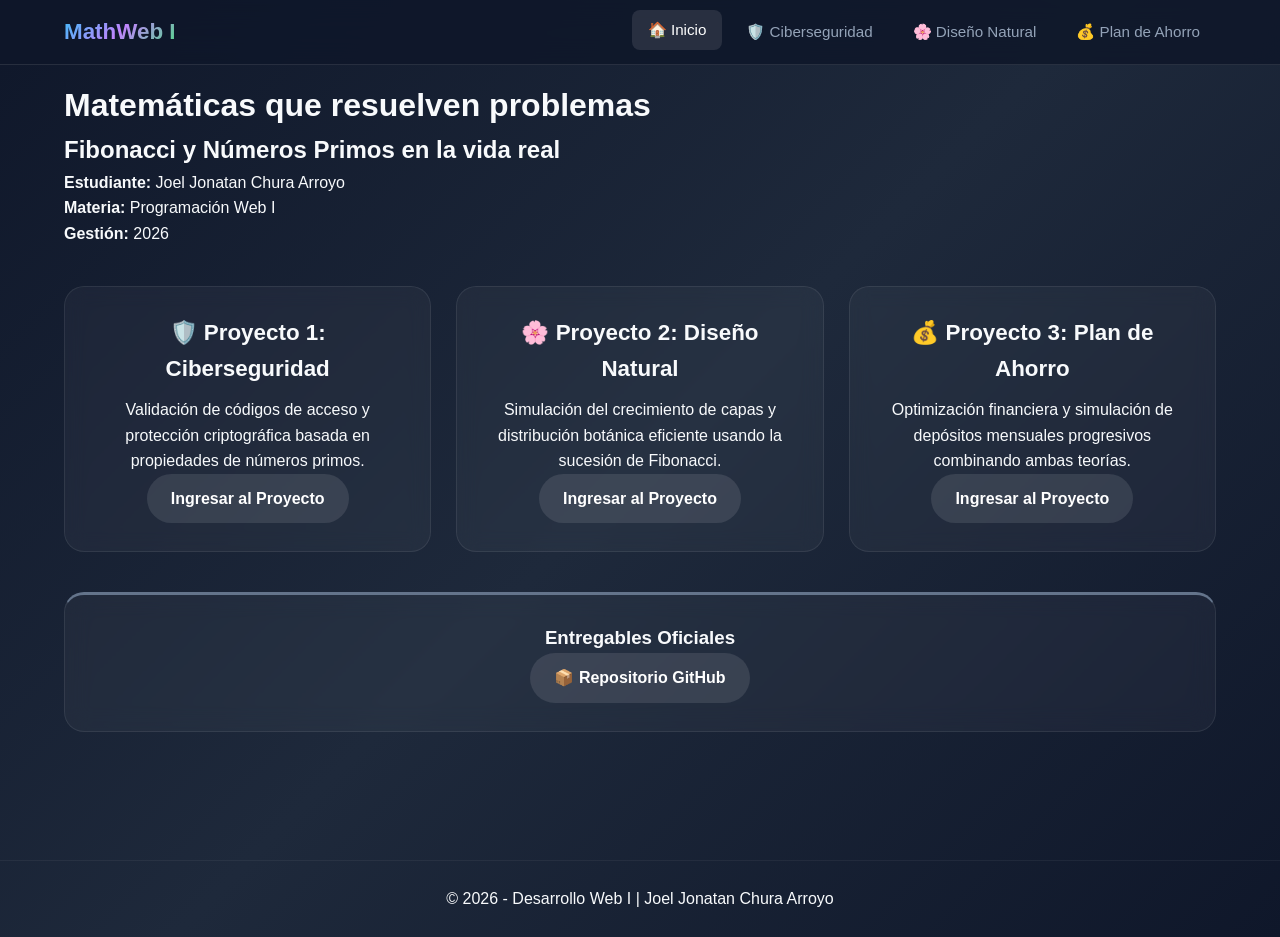
<file: index.html>
<!DOCTYPE html>
<html lang="es">
<head>
    <meta charset="UTF-8">
    <meta name="viewport" content="width=device-width, initial-scale=1.0">
    <title>Desafío Web: Fibonacci y Números Primos</title>
    <link rel="stylesheet" href="Css/styles.css">
</head>
<body class="theme-inicio">

    <nav class="navbar">
        <div class="nav-logo">MathWeb I</div>
        <div class="nav-links">
            <a href="index.html" class="active">🏠 Inicio</a>
            <a href="seguridad.html">🛡️ Ciberseguridad</a>
            <a href="naturaleza.html">🌸 Diseño Natural</a>
            <a href="ahorro.html">💰 Plan de Ahorro</a>
        </div>
    </nav>

    <main class="container">
        <header class="main-header">
            <h1>Matemáticas que resuelven problemas</h1>
            <h2>Fibonacci y Números Primos en la vida real</h2>
            <div class="autor-info">
                <p><strong>Estudiante:</strong> Joel Jonatan Chura Arroyo</p>
                <p><strong>Materia:</strong> Programación Web I</p>
                <p><strong>Gestión:</strong> 2026</p>
            </div>
        </header>

        <section class="menu-proyectos-grid">
            <div class="proyecto-card-enlace ciber-card">
                <h3>🛡️ Proyecto 1: Ciberseguridad</h3>
                <p>Validación de códigos de acceso y protección criptográfica basada en propiedades de números primos.</p>
                <a href="seguridad.html" class="btn-ingresar">Ingresar al Proyecto</a>
            </div>

            <div class="proyecto-card-enlace natura-card">
                <h3>🌸 Proyecto 2: Diseño Natural</h3>
                <p>Simulación del crecimiento de capas y distribución botánica eficiente usando la sucesión de Fibonacci.</p>
                <a href="naturaleza.html" class="btn-ingresar">Ingresar al Proyecto</a>
            </div>

            <div class="proyecto-card-enlace ahorro-card">
                <h3>💰 Proyecto 3: Plan de Ahorro</h3>
                <p>Optimización financiera y simulación de depósitos mensuales progresivos combinando ambas teorías.</p>
                <a href="ahorro.html" class="btn-ingresar">Ingresar al Proyecto</a>
            </div>
        </section>

        <section class="card enlaces-card">
            <h3>Entregables Oficiales</h3>
            <div class="enlaces-contenedor">
                <a href="https://github.com/Joel-Jonatan/desafio-fibonacci-primos" target="_blank" class="btn-enlace git">📦 Repositorio GitHub</a>
    </main>

    <footer>
        <p>&copy; 2026 - Desarrollo Web I | Joel Jonatan Chura Arroyo</p>
    </footer>

</body>
</html>
</file>
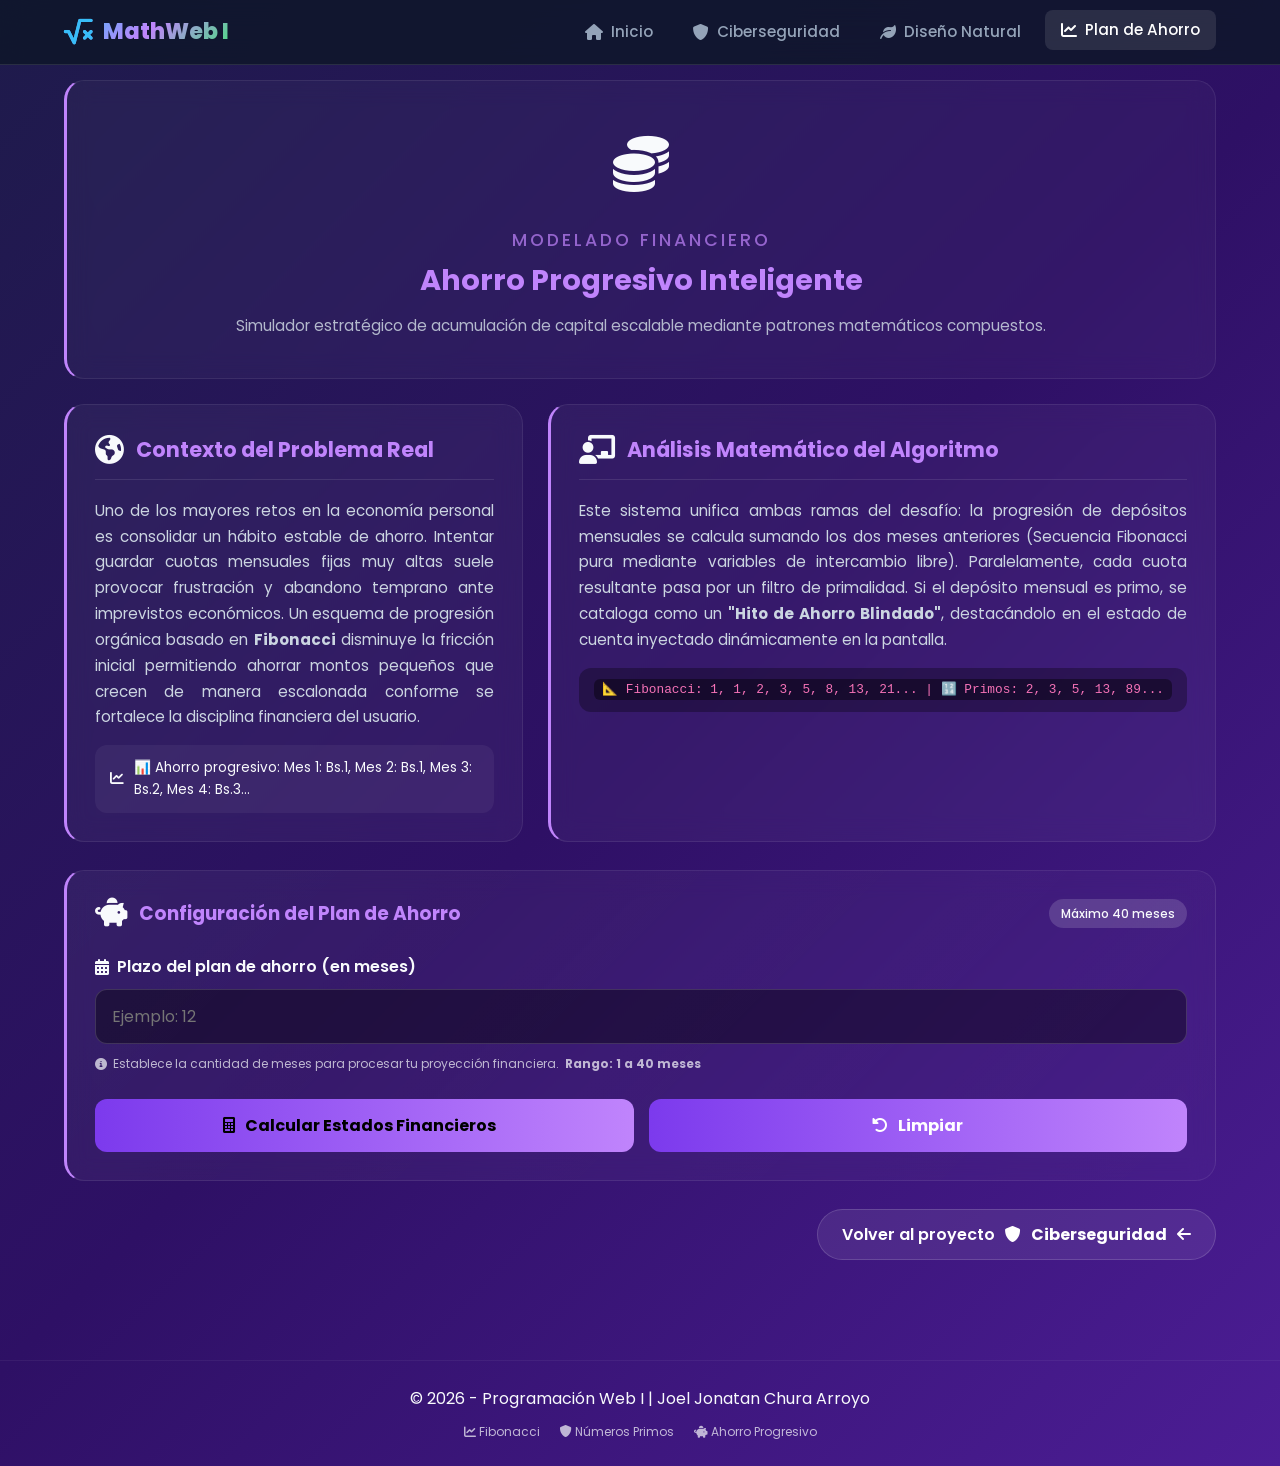
<file: ahorro.html>
<!DOCTYPE html>
<html lang="es">
<head>
    <meta charset="UTF-8">
    <meta name="viewport" content="width=device-width, initial-scale=1.0, user-scalable=yes">
    <meta name="description" content="Plan de ahorro progresivo usando la serie de Fibonacci con análisis de números primos - Inversión inteligente">
    <meta name="author" content="Joel Jonatan Chura Arroyo">
    <title>Plan de Ahorro | Fibonacci y Números Primos en Finanzas</title>
    <link rel="stylesheet" href="Css/styles.css">
    <link href="https://fonts.googleapis.com/css2?family=Poppins:wght@300;400;500;600;700;800&display=swap" rel="stylesheet">
    <link rel="stylesheet" href="https://cdnjs.cloudflare.com/ajax/libs/font-awesome/6.0.0/css/all.min.css">
</head>
<body class="theme-ahorro">

    <!-- NAVBAR MEJORADA -->
    <nav class="navbar">
        <div class="nav-logo">
            <i class="fas fa-square-root-variable"></i>
            <span>MathWeb I</span>
        </div>
        <div class="menu-toggle" id="menuToggle">
            <i class="fas fa-bars"></i>
        </div>
        <div class="nav-links">
            <a href="index.html"><i class="fas fa-home"></i><span> Inicio</span></a>
            <a href="seguridad.html"><i class="fas fa-shield-alt"></i><span> Ciberseguridad</span></a>
            <a href="naturaleza.html"><i class="fas fa-leaf"></i><span> Diseño Natural</span></a>
            <a href="ahorro.html" class="active"><i class="fas fa-chart-line"></i><span> Plan de Ahorro</span></a>
        </div>
    </nav>

    <main class="container">
        <!-- BANNER MEJORADO -->
        <section class="card banner-tema">
            <div class="banner-icon">
                <i class="fas fa-coins"></i>
            </div>
            <div class="banner-content">
                <h2>Modelado Financiero</h2>
                <h3>Ahorro Progresivo Inteligente</h3>
                <p style="text-align: center;">Simulador estratégico de acumulación de capital escalable mediante patrones matemáticos compuestos.</p>
        </section>
            </div>
        </section>

        <!-- GRID DE INFORMACIÓN MEJORADA -->
        <div class="grid-informacion-completa">
            <section class="card contexto-card">
                <div class="card-header-icon">
                    <i class="fas fa-globe-americas"></i>
                    <h3>Contexto del Problema Real</h3>
                </div>
                <p>Uno de los mayores retos en la economía personal es consolidar un hábito estable de ahorro. Intentar guardar cuotas mensuales fijas muy altas suele provocar frustración y abandono temprano ante imprevistos económicos. Un esquema de progresión orgánica basado en <strong>Fibonacci</strong> disminuye la fricción inicial permitiendo ahorrar montos pequeños que crecen de manera escalonada conforme se fortalece la disciplina financiera del usuario.</p>
                <div class="contexto-highlight">
                    <i class="fas fa-chart-line"></i>
                    <span>📊 Ahorro progresivo: Mes 1: Bs.1, Mes 2: Bs.1, Mes 3: Bs.2, Mes 4: Bs.3...</span>
                </div>
            </section>

            <section class="card algoritmo-card">
                <div class="card-header-icon">
                    <i class="fas fa-chalkboard-user"></i>
                    <h3>Análisis Matemático del Algoritmo</h3>
                </div>
                <p>Este sistema unifica ambas ramas del desafío: la progresión de depósitos mensuales se calcula sumando los dos meses anteriores (Secuencia Fibonacci pura mediante variables de intercambio libre). Paralelamente, cada cuota resultante pasa por un filtro de primalidad. Si el depósito mensual es primo, se cataloga como un <strong>"Hito de Ahorro Blindado"</strong>, destacándolo en el estado de cuenta inyectado dinámicamente en la pantalla.</p>
                <div class="algoritmo-ejemplo">
                    <code>📐 Fibonacci: 1, 1, 2, 3, 5, 8, 13, 21... | 🔢 Primos: 2, 3, 5, 13, 89...</code>
                </div>
            </section>
        </div>

        <!-- ÁREA INTERACTIVA MEJORADA -->
        <section class="card area-interactiva">
            <div class="interactiva-header">
                <i class="fas fa-piggy-bank"></i>
                <h3>Configuración del Plan de Ahorro</h3>
                <span class="badge">Máximo 40 meses</span>
            </div>
            <form id="formulario-ahorro" onsubmit="event.preventDefault(); calcularPlanAhorro();">
                <div class="form-group">
                    <label for="meses">
                        <i class="fas fa-calendar-alt"></i>
                        Plazo del plan de ahorro (en meses)
                    </label>
                    <input type="number" id="meses" name="meses" min="1" max="40" placeholder="Ejemplo: 12" required>
                    <small>
                        <i class="fas fa-info-circle"></i>
                        Establece la cantidad de meses para procesar tu proyección financiera. 
                        <strong>Rango: 1 a 40 meses</strong>
                    </small>
                </div>
                <div class="form-buttons">
                    <button type="submit" id="btn-calcular">
                        <i class="fas fa-calculator"></i>
                        Calcular Estados Financieros
                        <i class="fas fa-chart-simple"></i>
                    </button>
                    <button type="button" id="btn-reset-ahorro" class="btn-reset" onclick="resetAhorro()">
                        <i class="fas fa-undo-alt"></i>
                        Limpiar
                    </button>
                </div>
            </form>
        </section>

        <!-- SECCIÓN DE RESULTADOS MEJORADA -->
        <section class="card hidden" id="seccion-resultado">
            <div class="resultado-header">
                <i class="fas fa-file-invoice-dollar"></i>
                <h3>Reporte y Desglose Mensual Emitido</h3>
                <span class="badge-resultado" id="resumen-fecha"></span>
            </div>
            
            <!-- TARJETAS DE RESUMEN MEJORADAS -->
            <div class="resumen-ahorro-grid">
                <div class="resumen-card">
                    <i class="fas fa-calendar-week"></i>
                    <div class="resumen-info">
                        <span class="resumen-label">Meses Evaluados</span>
                        <span class="resumen-valor" id="resumen-meses">0</span>
                    </div>
                </div>
                <div class="resumen-card total">
                    <i class="fas fa-sack-dollar"></i>
                    <div class="resumen-info">
                        <span class="resumen-label">Capital Neto Consolidado</span>
                        <span class="resumen-valor">Bs. <span id="resumen-total">0</span></span>
                    </div>
                </div>
                <div class="resumen-card primos">
                    <i class="fas fa-shield-alt"></i>
                    <div class="resumen-info">
                        <span class="resumen-label">Depósitos Primos Detectados</span>
                        <span class="resumen-valor" id="resumen-primos">0</span>
                    </div>
                </div>
                <div class="resumen-card monto-primos">
                    <i class="fas fa-gem"></i>
                    <div class="resumen-info">
                        <span class="resumen-label">Monto en Depósitos Primos</span>
                        <span class="resumen-valor">Bs. <span id="resumen-monto-primos">0</span></span>
                    </div>
                </div>
            </div>

            <h4>
                <i class="fas fa-table-list"></i>
                Desglose Cronológico de Depósitos
            </h4>
            <div id="tabla-resultados" class="tabla-contenedor"></div>

            <!-- GRÁFICO DE BARRAS VISUAL -->
            <h4>
                <i class="fas fa-chart-column"></i>
                Visualización de Depósitos Mensuales
            </h4>
            <div id="grafico-ahorro" class="grafico-barras"></div>
            <div class="leyenda-grafico">
                <span><i class="fas fa-square" style="color: #10b981;"></i> Depósito Normal</span>
                <span><i class="fas fa-square" style="color: #f59e0b;"></i> Depósito Primo (Blindado)</span>
            </div>
        </section>

        <!-- REDIRECCIÓN MEJORADA -->
        <section class="redireccion-proyectos">
            <a href="seguridad.html" class="btn-siguiente">
                <span>Volver al proyecto</span>
                <i class="fas fa-shield-alt"></i>
                <strong>Ciberseguridad</strong>
                <i class="fas fa-arrow-left"></i>
            </a>
        </section>
    </main>

    <footer>
        <div class="footer-content">
            <p>&copy; 2026 - Programación Web I | Joel Jonatan Chura Arroyo</p>
            <div class="footer-tags">
                <span><i class="fas fa-chart-line"></i> Fibonacci</span>
                <span><i class="fas fa-shield-alt"></i> Números Primos</span>
                <span><i class="fas fa-piggy-bank"></i> Ahorro Progresivo</span>
            </div>
        </div>
    </footer>

    <script src="Js/script.js"></script>
</body>
</html>
</file>
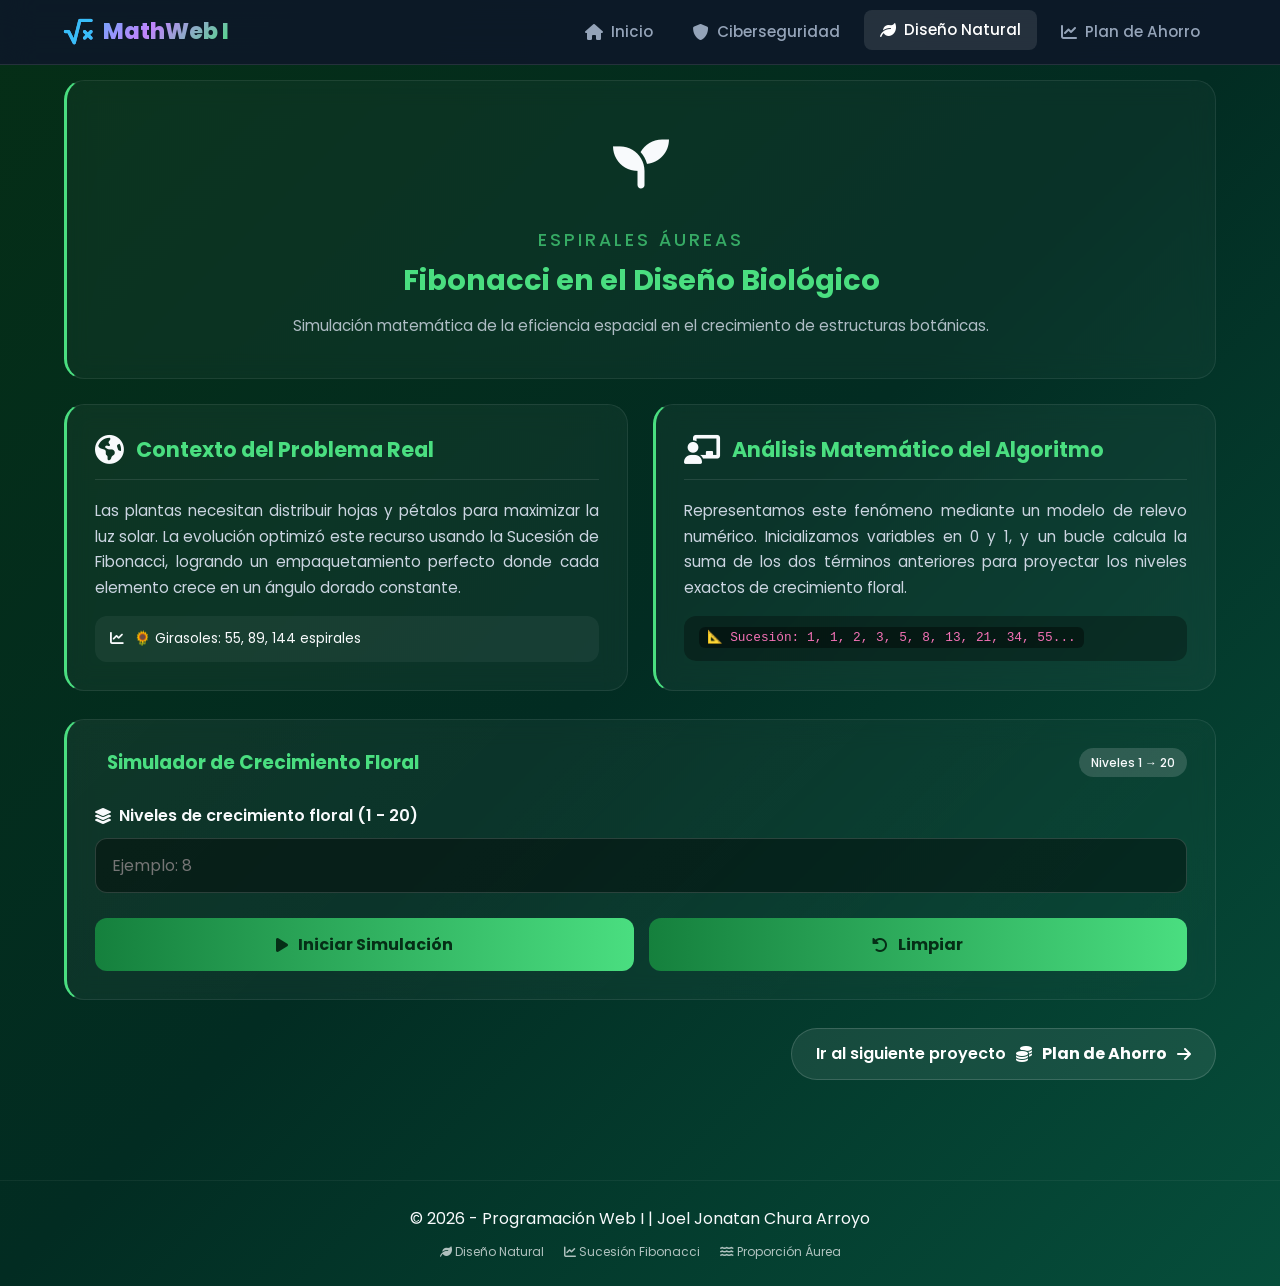
<file: naturaleza.html>
<!DOCTYPE html>
<html lang="es">
<head>
    <meta charset="UTF-8">
    <meta name="viewport" content="width=device-width, initial-scale=1.0, user-scalable=yes">
    <meta name="description" content="Simulación del crecimiento floral usando la sucesión de Fibonacci">
    <meta name="author" content="Joel Jonatan Chura Arroyo">
    <title>Diseño Natural | Fibonacci en Crecimiento Floral</title>
    <link rel="stylesheet" href="Css/styles.css">
    <link href="https://fonts.googleapis.com/css2?family=Poppins:wght@300;400;500;600;700;800&display=swap" rel="stylesheet">
    <link rel="stylesheet" href="https://cdnjs.cloudflare.com/ajax/libs/font-awesome/6.0.0/css/all.min.css">
</head>
<body class="theme-naturaleza">

    <nav class="navbar">
        <div class="nav-logo">
            <i class="fas fa-square-root-variable"></i>
            <span>MathWeb I</span>
        </div>
        <div class="menu-toggle" id="menuToggle">
            <i class="fas fa-bars"></i>
        </div>
        <div class="nav-links">
            <a href="index.html"><i class="fas fa-home"></i><span> Inicio</span></a>
            <a href="seguridad.html"><i class="fas fa-shield-alt"></i><span> Ciberseguridad</span></a>
            <a href="naturaleza.html" class="active"><i class="fas fa-leaf"></i><span> Diseño Natural</span></a>
            <a href="ahorro.html"><i class="fas fa-chart-line"></i><span> Plan de Ahorro</span></a>
        </div>
    </nav>

    <main class="container">
        <section class="card banner-tema">
            <div class="banner-icon">
                <i class="fas fa-seedling"></i>
            </div>
            <div class="banner-content">
                <h2>Espirales Áureas</h2>
                <h3>Fibonacci en el Diseño Biológico</h3>
                <p style="text-align: center;">Simulación matemática de la eficiencia espacial en el crecimiento de estructuras botánicas.</p>
        </section>
            </div>
        </section>

        <!-- GRID CON TEXTOS EQUILIBRADOS -->
        <div class="grid-informacion-completa">
            <section class="card">
                <div class="card-header-icon">
                    <i class="fas fa-globe-americas"></i>
                    <h3>Contexto del Problema Real</h3>
                </div>
                <p>Las plantas necesitan distribuir hojas y pétalos para maximizar la luz solar. La evolución optimizó este recurso usando la Sucesión de Fibonacci, logrando un empaquetamiento perfecto donde cada elemento crece en un ángulo dorado constante.</p>
                <div class="contexto-highlight">
                    <i class="fas fa-chart-line"></i>
                    <span>🌻 Girasoles: 55, 89, 144 espirales</span>
                </div>
            </section>

            <section class="card">
                <div class="card-header-icon">
                    <i class="fas fa-chalkboard-user"></i>
                    <h3>Análisis Matemático del Algoritmo</h3>
                </div>
                <p>Representamos este fenómeno mediante un modelo de relevo numérico. Inicializamos variables en 0 y 1, y un bucle calcula la suma de los dos términos anteriores para proyectar los niveles exactos de crecimiento floral.</p>
                <div class="algoritmo-ejemplo">
                    <code>📐 Sucesión: 1, 1, 2, 3, 5, 8, 13, 21, 34, 55...</code>
                </div>
            </section>
        </div>

        <section class="card area-interactiva">
            <div class="interactiva-header">
                <i class="fas fa-flower"></i>
                <h3>Simulador de Crecimiento Floral</h3>
                <span class="badge">Niveles 1 → 20</span>
            </div>
            <form id="formulario-naturaleza" onsubmit="event.preventDefault(); simularCrecimientoFloral();">
                <div class="form-group">
                    <label for="niveles">
                        <i class="fas fa-layer-group"></i>
                        Niveles de crecimiento floral (1 - 20)
                    </label>
                    <input type="number" id="niveles" name="niveles" min="1" max="20" placeholder="Ejemplo: 8" required>
                </div>
                <div class="form-buttons">
                    <button type="submit" id="btn-calcular-naturaleza">
                        <i class="fas fa-play"></i>
                        Iniciar Simulación
                    </button>
                    <button type="button" id="btn-reset-naturaleza" class="btn-reset" onclick="resetSimulacion()">
                        <i class="fas fa-undo-alt"></i>
                        Limpiar
                    </button>
                </div>
            </form>
        </section>

        <section class="card hidden" id="seccion-resultado-naturaleza">
            <div class="resultado-header">
                <i class="fas fa-chart-simple"></i>
                <h3>Análisis y Estructura Floral Generada</h3>
                <span class="badge-resultado" id="nivel-mostrado">Nivel 0</span>
            </div>
            <div id="caja-resultado-naturaleza" class="resultado-dinamico"></div>
        </section>

        <section class="redireccion-proyectos">
            <a href="ahorro.html" class="btn-siguiente">
                <span>Ir al siguiente proyecto</span>
                <i class="fas fa-coins"></i>
                <strong>Plan de Ahorro</strong>
                <i class="fas fa-arrow-right"></i>
            </a>
        </section>
    </main>

    <footer>
        <div class="footer-content">
            <p>&copy; 2026 - Programación Web I | Joel Jonatan Chura Arroyo</p>
            <div class="footer-tags">
                <span><i class="fas fa-leaf"></i> Diseño Natural</span>
                <span><i class="fas fa-chart-line"></i> Sucesión Fibonacci</span>
                <span><i class="fas fa-water"></i> Proporción Áurea</span>
            </div>
        </div>
    </footer>

    <script src="Js/script.js"></script>
</body>
</html>
</file>
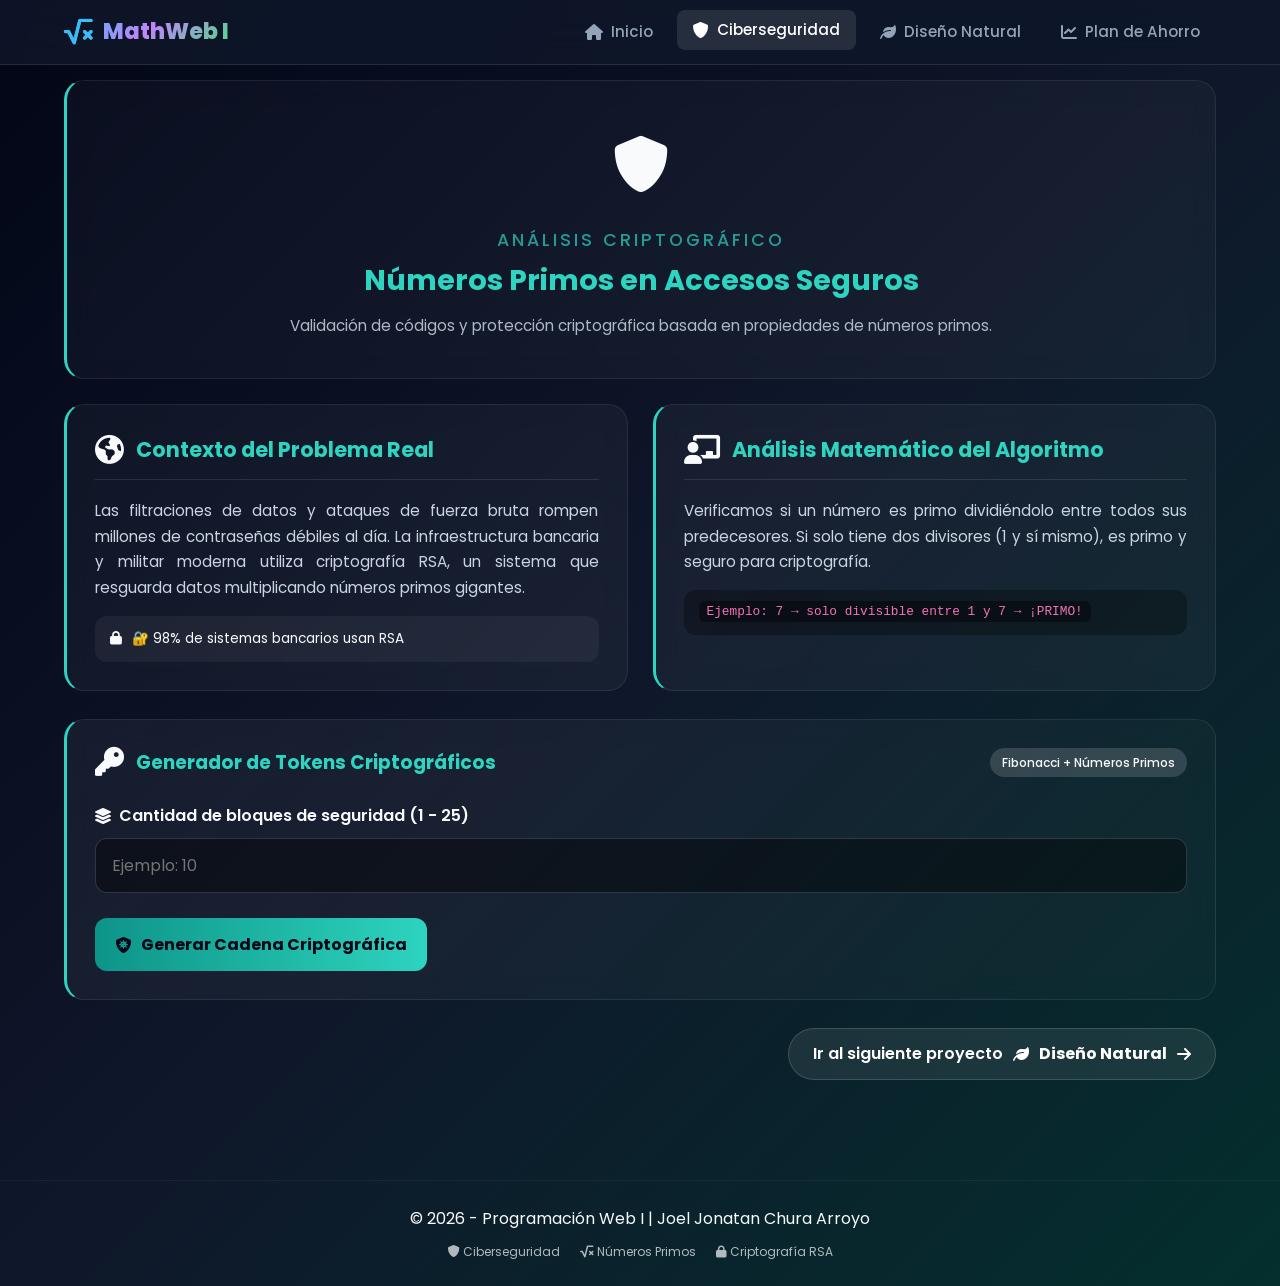
<file: seguridad.html>
<!DOCTYPE html>
<html lang="es">
<head>
    <meta charset="UTF-8">
    <meta name="viewport" content="width=device-width, initial-scale=1.0, user-scalable=yes">
    <meta name="description" content="Análisis criptográfico usando números primos para validar códigos de acceso seguros">
    <meta name="author" content="Joel Jonatan Chura Arroyo">
    <title>Ciberseguridad | Números Primos en Accesos Seguros</title>
    <link rel="stylesheet" href="Css/styles.css">
    <link href="https://fonts.googleapis.com/css2?family=Poppins:wght@300;400;500;600;700;800&display=swap" rel="stylesheet">
    <link rel="stylesheet" href="https://cdnjs.cloudflare.com/ajax/libs/font-awesome/6.0.0/css/all.min.css">
</head>
<body class="theme-seguridad">

    <nav class="navbar">
        <div class="nav-logo">
            <i class="fas fa-square-root-variable"></i>
            <span>MathWeb I</span>
        </div>
        <div class="menu-toggle" id="menuToggle">
            <i class="fas fa-bars"></i>
        </div>
        <div class="nav-links">
            <a href="index.html"><i class="fas fa-home"></i><span> Inicio</span></a>
            <a href="seguridad.html" class="active"><i class="fas fa-shield-alt"></i><span> Ciberseguridad</span></a>
            <a href="naturaleza.html"><i class="fas fa-leaf"></i><span> Diseño Natural</span></a>
            <a href="ahorro.html"><i class="fas fa-chart-line"></i><span> Plan de Ahorro</span></a>
        </div>
    </nav>

    <main class="container">
        <!-- BANNER CORREGIDO - ÍCONO VISIBLE Y TEXTO CENTRADO -->
        <section class="card banner-tema">
            <div class="banner-icon">
                <i class="fas fa-shield-alt"></i>
            </div>
            <h2>Análisis Criptográfico</h2>
            <h3>Números Primos en Accesos Seguros</h3>
            <p style="text-align: center;">Validación de códigos y protección criptográfica basada en propiedades de números primos.</p>
        </section>

        <!-- GRID CON TAMAÑOS IGUALES -->
        <div class="grid-informacion-completa">
            <section class="card">
                <div class="card-header-icon">
                    <i class="fas fa-globe-americas"></i>
                    <h3>Contexto del Problema Real</h3>
                </div>
                <p>Las filtraciones de datos y ataques de fuerza bruta rompen millones de contraseñas débiles al día. La infraestructura bancaria y militar moderna utiliza criptografía RSA, un sistema que resguarda datos multiplicando números primos gigantes.</p>
                <div class="contexto-highlight">
                    <i class="fas fa-lock"></i>
                    <span>🔐 98% de sistemas bancarios usan RSA</span>
                </div>
            </section>

            <section class="card">
                <div class="card-header-icon">
                    <i class="fas fa-chalkboard-user"></i>
                    <h3>Análisis Matemático del Algoritmo</h3>
                </div>
                <p>Verificamos si un número es primo dividiéndolo entre todos sus predecesores. Si solo tiene dos divisores (1 y sí mismo), es primo y seguro para criptografía.</p>
                <div class="algoritmo-ejemplo">
                    <code>Ejemplo: 7 → solo divisible entre 1 y 7 → ¡PRIMO!</code>
                </div>
            </section>
        </div>

        <section class="card area-interactiva">
            <div class="interactiva-header">
                <i class="fas fa-key"></i>
                <h3>Generador de Tokens Criptográficos</h3>
                <span class="badge">Fibonacci + Números Primos</span>
            </div>
            <form id="formulario-seguridad" onsubmit="event.preventDefault(); generarTokensCriptograficos();">
                <div class="form-group">
                    <label for="codigo">
                        <i class="fas fa-layer-group"></i>
                        Cantidad de bloques de seguridad (1 - 25)
                    </label>
                    <input type="number" id="codigo" name="codigo" min="1" max="25" placeholder="Ejemplo: 10" required>
                </div>
                <button type="submit" id="btn-validar-codigo">
                    <i class="fas fa-shield-virus"></i>
                    Generar Cadena Criptográfica
                </button>
            </form>
        </section>

        <section class="card hidden" id="seccion-resultado-seguridad">
            <div class="resultado-header">
                <i class="fas fa-chart-simple"></i>
                <h3>Análisis de Seguridad</h3>
            </div>
            <div id="caja-resultado-seguridad" class="resultado-dinamico"></div>
        </section>

        <section class="redireccion-proyectos">
            <a href="naturaleza.html" class="btn-siguiente">
                <span>Ir al siguiente proyecto</span>
                <i class="fas fa-leaf"></i>
                <strong>Diseño Natural</strong>
                <i class="fas fa-arrow-right"></i>
            </a>
        </section>
    </main>

    <footer>
        <div class="footer-content">
            <p>&copy; 2026 - Programación Web I | Joel Jonatan Chura Arroyo</p>
            <div class="footer-tags">
                <span><i class="fas fa-shield-alt"></i> Ciberseguridad</span>
                <span><i class="fas fa-square-root-variable"></i> Números Primos</span>
                <span><i class="fas fa-lock"></i> Criptografía RSA</span>
            </div>
        </div>
    </footer>

    <script src="Js/script.js"></script>
</body>
</html>
</file>
<file: Css/styles.css>
/* =========================================================================
   1. CONFIGURACIÓN GENERAL Y RESET
   ========================================================================= */
* {
    margin: 0;
    padding: 0;
    box-sizing: border-box;
    font-family: 'Poppins', 'Segoe UI', Tahoma, Geneva, Verdana, sans-serif;
    scroll-behavior: smooth;
}

body {
    color: #f8fafc;
    min-height: 100vh;
    padding-top: 80px;
    line-height: 1.6;
    background-attachment: fixed;
    transition: all 0.3s ease;
}

.container {
    width: 90%;
    max-width: 1200px;
    margin: 0 auto;
    padding-bottom: 60px;
}

/* =========================================================================
   2. BARRA DE NAVEGACIÓN MEJORADA (CON MENÚ HAMBURGUESA)
   ========================================================================= */
.navbar {
    position: fixed;
    top: 0;
    left: 0;
    width: 100%;
    background: rgba(15, 23, 42, 0.85);
    backdrop-filter: blur(16px);
    -webkit-backdrop-filter: blur(16px);
    border-bottom: 1px solid rgba(255, 255, 255, 0.1);
    display: flex;
    justify-content: space-between;
    align-items: center;
    padding: 12px 5%;
    z-index: 1000;
    flex-wrap: wrap;
}

.nav-logo {
    font-size: 1.4rem;
    font-weight: 800;
    background: linear-gradient(135deg, #38bdf8, #c084fc, #4ade80);
    -webkit-background-clip: text;
    -webkit-text-fill-color: transparent;
    background-clip: text;
    display: flex;
    align-items: center;
    gap: 10px;
}

.nav-logo i {
    font-size: 1.6rem;
    background: none;
    -webkit-text-fill-color: initial;
    color: #38bdf8;
}

.menu-toggle {
    display: none;
    font-size: 1.8rem;
    cursor: pointer;
    color: #94a3b8;
    transition: color 0.3s ease;
}

.menu-toggle:hover {
    color: #ffffff;
}

.nav-links {
    display: flex;
    gap: 8px;
    flex-wrap: wrap;
}

.nav-links a {
    color: #94a3b8;
    text-decoration: none;
    font-size: 0.95rem;
    font-weight: 500;
    padding: 8px 16px;
    border-radius: 8px;
    transition: all 0.3s ease;
    display: flex;
    align-items: center;
    gap: 8px;
}

.nav-links a i {
    font-size: 1rem;
}

.nav-links a:hover, .nav-links a.active {
    color: #ffffff;
    background: rgba(255, 255, 255, 0.1);
    transform: translateY(-2px);
}

/* =========================================================================
   3. TEMAS VISUALES ÚNICOS (MEJORADOS)
   ========================================================================= */

/* --- TEMA INICIO --- */
.theme-inicio {
    background: linear-gradient(135deg, #0f172a 0%, #1e293b 50%, #0f172a 100%);
}
.theme-inicio .card { border-top: 3px solid #64748b; }
.theme-inicio .btn-ingresar:hover { background: #64748b; }

/* --- TEMA CIBERSEGURIDAD --- */
.theme-seguridad {
    background: linear-gradient(135deg, #020617 0%, #0f172a 50%, #042f2e 100%);
}
.theme-seguridad .card { 
    border-left: 3px solid #2dd4bf;
}
.theme-seguridad h2, .theme-seguridad h3 { color: #2dd4bf; }
.theme-seguridad button { background: linear-gradient(90deg, #0d9488, #2dd4bf); color: #020617; }
.theme-seguridad .token-exito { border-left: 3px solid #10b981; }
.theme-seguridad .token-error { border-left: 3px solid #ef4444; }

/* --- TEMA NATURALEZA --- */
.theme-naturaleza {
    background: linear-gradient(135deg, #052e16 0%, #022c22 50%, #064e3b 100%);
}
.theme-naturaleza .card { 
    border-left: 3px solid #4ade80;
}
.theme-naturaleza h2, .theme-naturaleza h3 { color: #4ade80; }
.theme-naturaleza button { background: linear-gradient(90deg, #15803d, #4ade80); color: #052e16; }
.theme-naturaleza .primo-si { background: rgba(74, 222, 128, 0.1); }
.theme-naturaleza .fibonacci-secuencia { color: #4ade80; }

/* --- TEMA AHORRO --- */
.theme-ahorro {
    background: linear-gradient(135deg, #1e1b4b 0%, #2e1065 50%, #4c1d95 100%);
}
.theme-ahorro .card { 
    border-left: 3px solid #c084fc;
}
.theme-ahorro h2, .theme-ahorro h3 { color: #c084fc; }
.theme-ahorro button { background: linear-gradient(90deg, #7c3aed, #c084fc); }
.theme-ahorro .fila-destacada-prima { background: rgba(192, 132, 252, 0.15) !important; }

/* =========================================================================
   4. TARJETAS Y CONTENEDORES (GLASSMORPHISM MEJORADO)
   ========================================================================= */
.card {
    background: rgba(255, 255, 255, 0.04);
    backdrop-filter: blur(12px);
    -webkit-backdrop-filter: blur(12px);
    border: 1px solid rgba(255, 255, 255, 0.08);
    border-radius: 20px;
    padding: 28px;
    margin-bottom: 28px;
    transition: transform 0.3s ease, box-shadow 0.3s ease;
}

.card:hover {
    transform: translateY(-3px);
    box-shadow: 0 20px 40px rgba(0, 0, 0, 0.3);
}

/* Banner de tema mejorado */
.banner-tema {
    text-align: center;
    padding: 40px 20px;
    background: linear-gradient(135deg, rgba(255,255,255,0.05), rgba(255,255,255,0.02));
}

.banner-icon {
    font-size: 3rem;
    margin-bottom: 15px;
}

.banner-tema h2 {
    font-size: 1.4rem;
    letter-spacing: 2px;
    margin-bottom: 8px;
    opacity: 0.9;
}

.banner-tema h3 {
    font-size: 2rem;
    margin-bottom: 12px;
}

.banner-tema p {
    font-size: 1rem;
    opacity: 0.8;
}

/* Grid de información */
.grid-informacion-completa {
    display: grid;
    grid-template-columns: 1fr 1fr;
    gap: 25px;
}

/* Headers de tarjetas */
.card-header-icon {
    display: flex;
    align-items: center;
    gap: 12px;
    margin-bottom: 18px;
    padding-bottom: 12px;
    border-bottom: 1px solid rgba(255, 255, 255, 0.1);
}

.card-header-icon i {
    font-size: 1.8rem;
}

.card-header-icon h3 {
    margin: 0;
    font-size: 1.3rem;
}

.card p {
    color: #cbd5e1;
    font-size: 0.95rem;
    text-align: justify;
    line-height: 1.7;
}

/* Highlight y ejemplos */
.contexto-highlight {
    background: rgba(255, 255, 255, 0.05);
    padding: 12px 15px;
    border-radius: 12px;
    margin-top: 15px;
    display: flex;
    align-items: center;
    gap: 10px;
    font-size: 0.85rem;
}

.algoritmo-ejemplo {
    background: rgba(0, 0, 0, 0.3);
    padding: 12px 15px;
    border-radius: 12px;
    margin-top: 15px;
    font-family: monospace;
    font-size: 0.8rem;
    overflow-x: auto;
    white-space: nowrap;
}

code {
    background: rgba(0, 0, 0, 0.4);
    padding: 3px 8px;
    border-radius: 6px;
    font-family: 'Courier New', monospace;
    color: #f472b6;
}

/* =========================================================================
   5. FORMULARIOS E INTERACCIÓN
   ========================================================================= */
.area-interactiva {
    background: linear-gradient(135deg, rgba(255,255,255,0.05), rgba(255,255,255,0.02));
}

.interactiva-header {
    display: flex;
    align-items: center;
    gap: 12px;
    margin-bottom: 25px;
    flex-wrap: wrap;
}

.interactiva-header i {
    font-size: 1.8rem;
}

.interactiva-header h3 {
    margin: 0;
    flex: 1;
}

.badge {
    background: rgba(255, 255, 255, 0.15);
    padding: 5px 12px;
    border-radius: 20px;
    font-size: 0.75rem;
    font-weight: 500;
}

.badge-resultado {
    background: rgba(255, 255, 255, 0.1);
    padding: 4px 12px;
    border-radius: 20px;
    font-size: 0.75rem;
}

.form-group {
    display: flex;
    flex-direction: column;
    gap: 10px;
    margin-bottom: 25px;
}

.form-group label {
    font-weight: 600;
    display: flex;
    align-items: center;
    gap: 8px;
}

.form-group input {
    width: 100%;
    padding: 14px 16px;
    background: rgba(0, 0, 0, 0.4);
    border: 1px solid rgba(255, 255, 255, 0.15);
    border-radius: 12px;
    color: #fff;
    font-size: 1rem;
    outline: none;
    transition: all 0.3s ease;
}

.form-group input:focus {
    border-color: #38bdf8;
    box-shadow: 0 0 0 3px rgba(56, 189, 248, 0.2);
}

.form-group small {
    font-size: 0.75rem;
    opacity: 0.7;
    display: flex;
    align-items: center;
    gap: 6px;
}

.form-buttons {
    display: flex;
    gap: 15px;
}

button {
    flex: 1;
    padding: 14px 20px;
    border: none;
    border-radius: 12px;
    font-size: 1rem;
    font-weight: 700;
    cursor: pointer;
    transition: all 0.3s ease;
    display: flex;
    align-items: center;
    justify-content: center;
    gap: 10px;
}

button:hover {
    transform: translateY(-2px);
    filter: brightness(1.1);
    box-shadow: 0 10px 25px rgba(0, 0, 0, 0.3);
}

.btn-reset {
    background: rgba(255, 255, 255, 0.1);
    color: #fff;
}

.btn-reset:hover {
    background: rgba(255, 255, 255, 0.2);
}

/* =========================================================================
   6. TARJETAS DE PROYECTOS (INDEX)
   ========================================================================= */
.menu-proyectos-grid {
    display: grid;
    grid-template-columns: repeat(auto-fit, minmax(300px, 1fr));
    gap: 25px;
    margin: 40px 0;
}

.proyecto-card-enlace {
    background: rgba(255, 255, 255, 0.04);
    backdrop-filter: blur(10px);
    border: 1px solid rgba(255, 255, 255, 0.08);
    border-radius: 20px;
    padding: 28px;
    transition: all 0.4s ease;
    text-align: center;
}

.proyecto-card-enlace:hover {
    transform: translateY(-8px);
    border-color: rgba(255, 255, 255, 0.2);
    box-shadow: 0 20px 40px rgba(0, 0, 0, 0.3);
}

.card-icon {
    font-size: 3rem;
    margin-bottom: 15px;
}

.proyecto-card-enlace h3 {
    font-size: 1.4rem;
    margin-bottom: 10px;
}

.card-tag {
    display: inline-block;
    background: rgba(255, 255, 255, 0.1);
    padding: 4px 12px;
    border-radius: 20px;
    font-size: 0.7rem;
    margin-bottom: 15px;
}

.card-math {
    background: rgba(0, 0, 0, 0.3);
    padding: 10px;
    border-radius: 12px;
    margin: 15px 0;
    font-size: 0.85rem;
}

.btn-ingresar {
    display: inline-flex;
    align-items: center;
    gap: 8px;
    padding: 12px 24px;
    background: rgba(255, 255, 255, 0.1);
    color: #fff;
    text-decoration: none;
    border-radius: 30px;
    font-weight: 600;
    transition: all 0.3s ease;
}

.btn-ingresar:hover {
    background: #38bdf8;
    color: #0f172a;
    transform: translateX(5px);
}

/* =========================================================================
   7. SECCIONES DE RESULTADOS DINÁMICOS
   ========================================================================= */
.hidden {
    display: none !important;
}

.resultado-header {
    display: flex;
    align-items: center;
    justify-content: space-between;
    margin-bottom: 20px;
    flex-wrap: wrap;
    gap: 10px;
}

.resultado-header h3 {
    margin: 0;
}

/* Tarjetas de resumen para ahorro */
.resumen-ahorro-grid {
    display: grid;
    grid-template-columns: repeat(auto-fit, minmax(200px, 1fr));
    gap: 15px;
    margin-bottom: 30px;
}

.resumen-card {
    background: rgba(0, 0, 0, 0.3);
    padding: 18px;
    border-radius: 16px;
    display: flex;
    align-items: center;
    gap: 15px;
    transition: transform 0.3s ease;
}

.resumen-card:hover {
    transform: scale(1.02);
}

.resumen-card i {
    font-size: 2rem;
}

.resumen-card.total i { color: #fbbf24; }
.resumen-card.primos i { color: #10b981; }
.resumen-card.monto-primos i { color: #c084fc; }

.resumen-info {
    display: flex;
    flex-direction: column;
}

.resumen-label {
    font-size: 0.75rem;
    opacity: 0.7;
}

.resumen-valor {
    font-size: 1.5rem;
    font-weight: 700;
}

/* Tokens de seguridad */
.tokens-lista {
    display: flex;
    flex-direction: column;
    gap: 10px;
    max-height: 400px;
    overflow-y: auto;
    margin: 20px 0;
}

.token-card {
    background: rgba(0, 0, 0, 0.3);
    border-radius: 12px;
    padding: 15px;
    display: flex;
    align-items: center;
    gap: 15px;
    transition: all 0.3s ease;
}

.token-card:hover {
    transform: translateX(5px);
}

.token-icon {
    font-size: 1.8rem;
}

.token-info {
    flex: 1;
}

.token-numero {
    font-size: 0.7rem;
    opacity: 0.6;
}

.token-valor {
    font-size: 1.2rem;
    font-weight: 700;
    margin-left: 10px;
}

.token-badge {
    display: inline-block;
    padding: 2px 8px;
    border-radius: 12px;
    font-size: 0.65rem;
    margin-left: 10px;
}

.token-badge.primo {
    background: rgba(16, 185, 129, 0.2);
    color: #10b981;
}

.token-badge.compuesto {
    background: rgba(239, 68, 68, 0.2);
    color: #f87171;
}

.resultado-stats {
    margin-bottom: 20px;
}

/* =========================================================================
   8. TABLAS MEJORADAS
   ========================================================================= */
.tabla-contenedor {
    overflow-x: auto;
    margin: 20px 0;
    border-radius: 16px;
}

table {
    width: 100%;
    border-collapse: collapse;
    font-size: 0.85rem;
}

th, td {
    padding: 12px 10px;
    text-align: center;
    border-bottom: 1px solid rgba(255, 255, 255, 0.08);
}

th {
    background: rgba(0, 0, 0, 0.3);
    font-weight: 600;
    font-size: 0.85rem;
}

tr:hover {
    background: rgba(255, 255, 255, 0.03);
}

.fila-destacada-prima {
    background: rgba(168, 85, 247, 0.15) !important;
    border-left: 3px solid #c084fc;
}

/* Tabla floral */
.tabla-floral {
    margin-top: 20px;
}

.tabla-fibonacci th {
    background: rgba(74, 222, 128, 0.1);
}

.primo-si {
    background: rgba(74, 222, 128, 0.08);
}

/* =========================================================================
   9. JARDÍN DIGITAL (VISUALIZACIÓN DE FLOR MEJORADA)
   ========================================================================= */
.jardin-contenedor {
    position: relative;
    width: 100%;
    min-height: 400px;
    background: radial-gradient(circle at center, rgba(0, 0, 0, 0.4), rgba(0, 0, 0, 0.6));
    border-radius: 20px;
    margin: 20px 0;
    overflow: hidden;
    display: flex;
    align-items: center;
    justify-content: center;
}

.capas-container {
    position: relative;
    width: 100%;
    height: 100%;
    min-height: 380px;
}

.centro-flor-eje {
    position: absolute;
    left: 50%;
    top: 50%;
    width: 30px;
    height: 30px;
    background: radial-gradient(circle, #fbbf24, #eab308);
    border-radius: 50%;
    z-index: 20;
    transform: translate(-50%, -50%);
    box-shadow: 0 0 20px rgba(251, 191, 36, 0.5);
}

.capa-floral {
    position: absolute;
    left: 50%;
    top: 50%;
    transform-origin: 0% 50%;
    transition: all 0.5s ease;
    cursor: pointer;
}

.capa-floral:hover {
    opacity: 1 !important;
    transform: scale(1.05) rotate(var(--rotacion));
}

.leyenda-floral {
    display: flex;
    justify-content: center;
    gap: 20px;
    margin-top: 15px;
    font-size: 0.75rem;
    flex-wrap: wrap;
}

.leyenda-floral span {
    display: flex;
    align-items: center;
    gap: 5px;
}

/* =========================================================================
   10. GRÁFICO DE BARRAS PARA AHORRO
   ========================================================================= */
.grafico-barras {
    margin: 25px 0;
    padding: 20px;
    background: rgba(0, 0, 0, 0.3);
    border-radius: 16px;
}

.barras-container {
    display: flex;
    align-items: flex-end;
    gap: 8px;
    justify-content: center;
    min-height: 200px;
    flex-wrap: wrap;
}

.barra-ahorro {
    width: 40px;
    position: relative;
    border-radius: 8px 8px 4px 4px;
    transition: all 0.3s ease;
    cursor: pointer;
}

.barra-normal {
    background: linear-gradient(180deg, #10b981, #059669);
}

.barra-prima {
    background: linear-gradient(180deg, #f59e0b, #d97706);
    box-shadow: 0 0 10px rgba(245, 158, 11, 0.5);
}

.barra-ahorro:hover {
    transform: translateY(-5px);
}

.barra-tooltip {
    visibility: hidden;
    position: absolute;
    bottom: 100%;
    left: 50%;
    transform: translateX(-50%);
    background: rgba(0, 0, 0, 0.8);
    color: white;
    padding: 4px 8px;
    border-radius: 6px;
    font-size: 0.7rem;
    white-space: nowrap;
    margin-bottom: 5px;
}

.barra-ahorro:hover .barra-tooltip {
    visibility: visible;
}

.leyenda-grafico {
    display: flex;
    justify-content: center;
    gap: 20px;
    margin-top: 15px;
    font-size: 0.75rem;
}

/* =========================================================================
   11. RESULTADOS ESTADÍSTICOS
   ========================================================================= */
.resultado-stats .stat-badge {
    display: inline-block;
    background: rgba(255, 255, 255, 0.1);
    padding: 8px 16px;
    border-radius: 30px;
}

.resumen-cripto {
    margin-top: 20px;
    padding: 15px;
    background: rgba(0, 0, 0, 0.3);
    border-radius: 16px;
}

.resumen-item {
    display: flex;
    gap: 10px;
    padding: 8px 0;
    border-bottom: 1px solid rgba(255, 255, 255, 0.05);
}

.resumen-item.exito { color: #10b981; }
.resumen-item.error { color: #f87171; }

/* =========================================================================
   12. ENLACES DE ENTREGA Y FOOTER
   ========================================================================= */
.enlaces-card {
    text-align: center;
}

.entregables-desc {
    margin-bottom: 20px;
    text-align: center !important;
}

.enlaces-contenedor {
    display: flex;
    justify-content: center;
    gap: 20px;
    flex-wrap: wrap;
}

.btn-enlace {
    display: inline-flex;
    align-items: center;
    gap: 10px;
    padding: 12px 24px;
    background: rgba(255, 255, 255, 0.1);
    border-radius: 40px;
    text-decoration: none;
    color: #fff;
    font-weight: 600;
    transition: all 0.3s ease;
}

.btn-enlace:hover {
    transform: translateY(-3px);
}

.btn-enlace.git:hover { background: #6e5494; }
.btn-enlace.web:hover { background: #38bdf8; }

.redireccion-proyectos {
    display: flex;
    justify-content: flex-end;
    margin-top: 20px;
}

.btn-siguiente {
    display: inline-flex;
    align-items: center;
    gap: 10px;
    padding: 12px 24px;
    background: rgba(255, 255, 255, 0.08);
    border: 1px solid rgba(255, 255, 255, 0.15);
    border-radius: 40px;
    text-decoration: none;
    color: #fff;
    font-weight: 600;
    transition: all 0.3s ease;
}

.btn-siguiente:hover {
    background: rgba(255, 255, 255, 0.15);
    transform: translateX(5px);
}

/* Footer */
footer {
    margin-top: 40px;
    padding: 25px;
    text-align: center;
    border-top: 1px solid rgba(255, 255, 255, 0.05);
}

.footer-content {
    display: flex;
    flex-direction: column;
    gap: 10px;
}

.footer-tags {
    display: flex;
    justify-content: center;
    gap: 20px;
    flex-wrap: wrap;
    font-size: 0.75rem;
    opacity: 0.7;
}

/* =========================================================================
   13. RESPONSIVIDAD COMPLETA (TODOS LOS DISPOSITIVOS)
   ========================================================================= */
@media (max-width: 992px) {
    .container {
        width: 95%;
    }
    
    .grid-informacion-completa {
        gap: 15px;
    }
}

@media (max-width: 768px) {
    body {
        padding-top: 70px;
    }
    
    .navbar {
        padding: 10px 5%;
    }
    
    .menu-toggle {
        display: block;
    }
    
    .nav-links {
        display: none;
        width: 100%;
        flex-direction: column;
        align-items: center;
        gap: 10px;
        padding: 15px 0;
    }
    
    .nav-links.show {
        display: flex;
    }
    
    .nav-links a {
        width: 100%;
        justify-content: center;
    }
    
    .grid-informacion-completa {
        grid-template-columns: 1fr;
    }
    
    .card {
        padding: 20px;
    }
    
    .banner-tema h3 {
        font-size: 1.5rem;
    }
    
    .form-buttons {
        flex-direction: column;
    }
    
    .resumen-ahorro-grid {
        grid-template-columns: 1fr;
    }
    
    .enlaces-contenedor {
        flex-direction: column;
        align-items: center;
    }
    
    .btn-enlace {
        width: 100%;
        justify-content: center;
    }
    
    .barras-container {
        gap: 4px;
    }
    
    .barra-ahorro {
        width: 30px;
    }
    
    th, td {
        padding: 8px 5px;
        font-size: 0.75rem;
    }
}

@media (max-width: 480px) {
    .container {
        width: 98%;
    }
    
    .card {
        padding: 15px;
    }
    
    .banner-tema {
        padding: 25px 15px;
    }
    
    .banner-tema h3 {
        font-size: 1.2rem;
    }
    
    .proyecto-card-enlace {
        padding: 20px;
    }
    
    .barra-ahorro {
        width: 25px;
    }
    
    .token-card {
        flex-wrap: wrap;
    }
    
    .footer-tags {
        gap: 10px;
        flex-wrap: wrap;
    }
}

/* =========================================================================
   14. ANIMACIONES Y EFECTOS ADICIONALES
   ========================================================================= */
@keyframes fadeInUp {
    from {
        opacity: 0;
        transform: translateY(30px);
    }
    to {
        opacity: 1;
        transform: translateY(0);
    }
}

.card, .proyecto-card-enlace, .resumen-card {
    animation: fadeInUp 0.6s ease-out;
}

@keyframes pulse {
    0%, 100% { transform: scale(1); }
    50% { transform: scale(1.05); }
}

.barra-prima {
    animation: pulse 2s ease-in-out infinite;
}

/* Scrollbar personalizada */
::-webkit-scrollbar {
    width: 8px;
    height: 8px;
}

::-webkit-scrollbar-track {
    background: rgba(0, 0, 0, 0.3);
    border-radius: 10px;
}

::-webkit-scrollbar-thumb {
    background: rgba(255, 255, 255, 0.2);
    border-radius: 10px;
}

::-webkit-scrollbar-thumb:hover {
    background: rgba(255, 255, 255, 0.3);
}

/* Visualización floral simple (sin deformaciones) */
.visualizacion-simple {
    min-height: 250px;
    background: radial-gradient(circle at center, rgba(0,0,0,0.3), rgba(0,0,0,0.5));
    border-radius: 20px;
    padding: 20px;
    margin: 15px 0;
}

.visual-flor-simple {
    display: flex;
    flex-direction: column;
    align-items: center;
    justify-content: center;
    position: relative;
}

.centro-visual {
    text-align: center;
    margin-bottom: 20px;
    z-index: 10;
}

.capas-visuales {
    display: flex;
    flex-wrap: wrap;
    justify-content: center;
    align-items: center;
    gap: 8px;
    position: relative;
}

.capa-visual {
    border-radius: 50%;
    background: linear-gradient(135deg, rgba(74, 222, 128, 0.3), rgba(74, 222, 128, 0.1));
    border: 2px solid rgba(74, 222, 128, 0.5);
    display: flex;
    align-items: center;
    justify-content: center;
    transition: all 0.3s ease;
    animation: fadeInUp 0.5s ease-out;
}

.capa-visual:hover {
    transform: scale(1.05);
    border-color: #4ade80;
}

.capa-numero {
    font-size: 0.8rem;
    font-weight: bold;
    color: #4ade80;
}

.mensaje-visual {
    text-align: center;
    padding: 40px;
    color: rgba(255,255,255,0.5);
}

.mensaje-visual i {
    font-size: 3rem;
    margin-bottom: 10px;
}

/* BANNER CORREGIDO - ICONO VISIBLE Y TEXTO CENTRADO */
.banner-tema {
    text-align: center;
    padding: 35px 20px;
}

.banner-icon {
    font-size: 3.5rem;
    margin-bottom: 15px;
    display: block;
    text-align: center;
}

.banner-icon i {
    font-size: 3.5rem;
    display: inline-block;
}

.banner-tema h2 {
    font-size: 1.2rem;
    letter-spacing: 2px;
    margin-bottom: 8px;
    opacity: 0.8;
    font-weight: 500;
}

.banner-tema h3 {
    font-size: 1.8rem;
    margin-bottom: 12px;
    font-weight: 700;
}

.banner-tema p {
    font-size: 0.95rem;
    opacity: 0.85;
    max-width: 80%;
    margin: 0 auto;
    line-height: 1.5;
}

/* =========================================================================
   BANNER CORREGIDO - FUNCIONA EN TODAS LAS PÁGINAS
   ========================================================================= */
.banner-tema {
    text-align: center;
    padding: 40px 20px;
    background: rgba(255, 255, 255, 0.03);
    border-radius: 20px;
    margin-bottom: 25px;
}

.banner-icon {
    font-size: 3.5rem;
    margin-bottom: 15px;
    display: block;
    text-align: center;
}

.banner-icon i {
    font-size: 3.5rem;
    display: inline-block;
}

/* Títulos del banner - AHORA BIEN ALINEADOS */
.banner-tema h2 {
    font-size: 1.1rem;
    letter-spacing: 3px;
    margin-bottom: 8px;
    opacity: 0.7;
    font-weight: 500;
    text-transform: uppercase;
}

.banner-tema h3 {
    font-size: 1.8rem;
    margin-bottom: 15px;
    font-weight: 700;
    line-height: 1.3;
}

.banner-tema p {
    font-size: 0.95rem;
    opacity: 0.85;
    max-width: 90%;
    margin: 0 auto;
    line-height: 1.6;
}

/* Eliminar cualquier clase extra que pueda causar problemas */
.banner-tema .banner-content {
    display: block;
    text-align: center;
}
</file>
